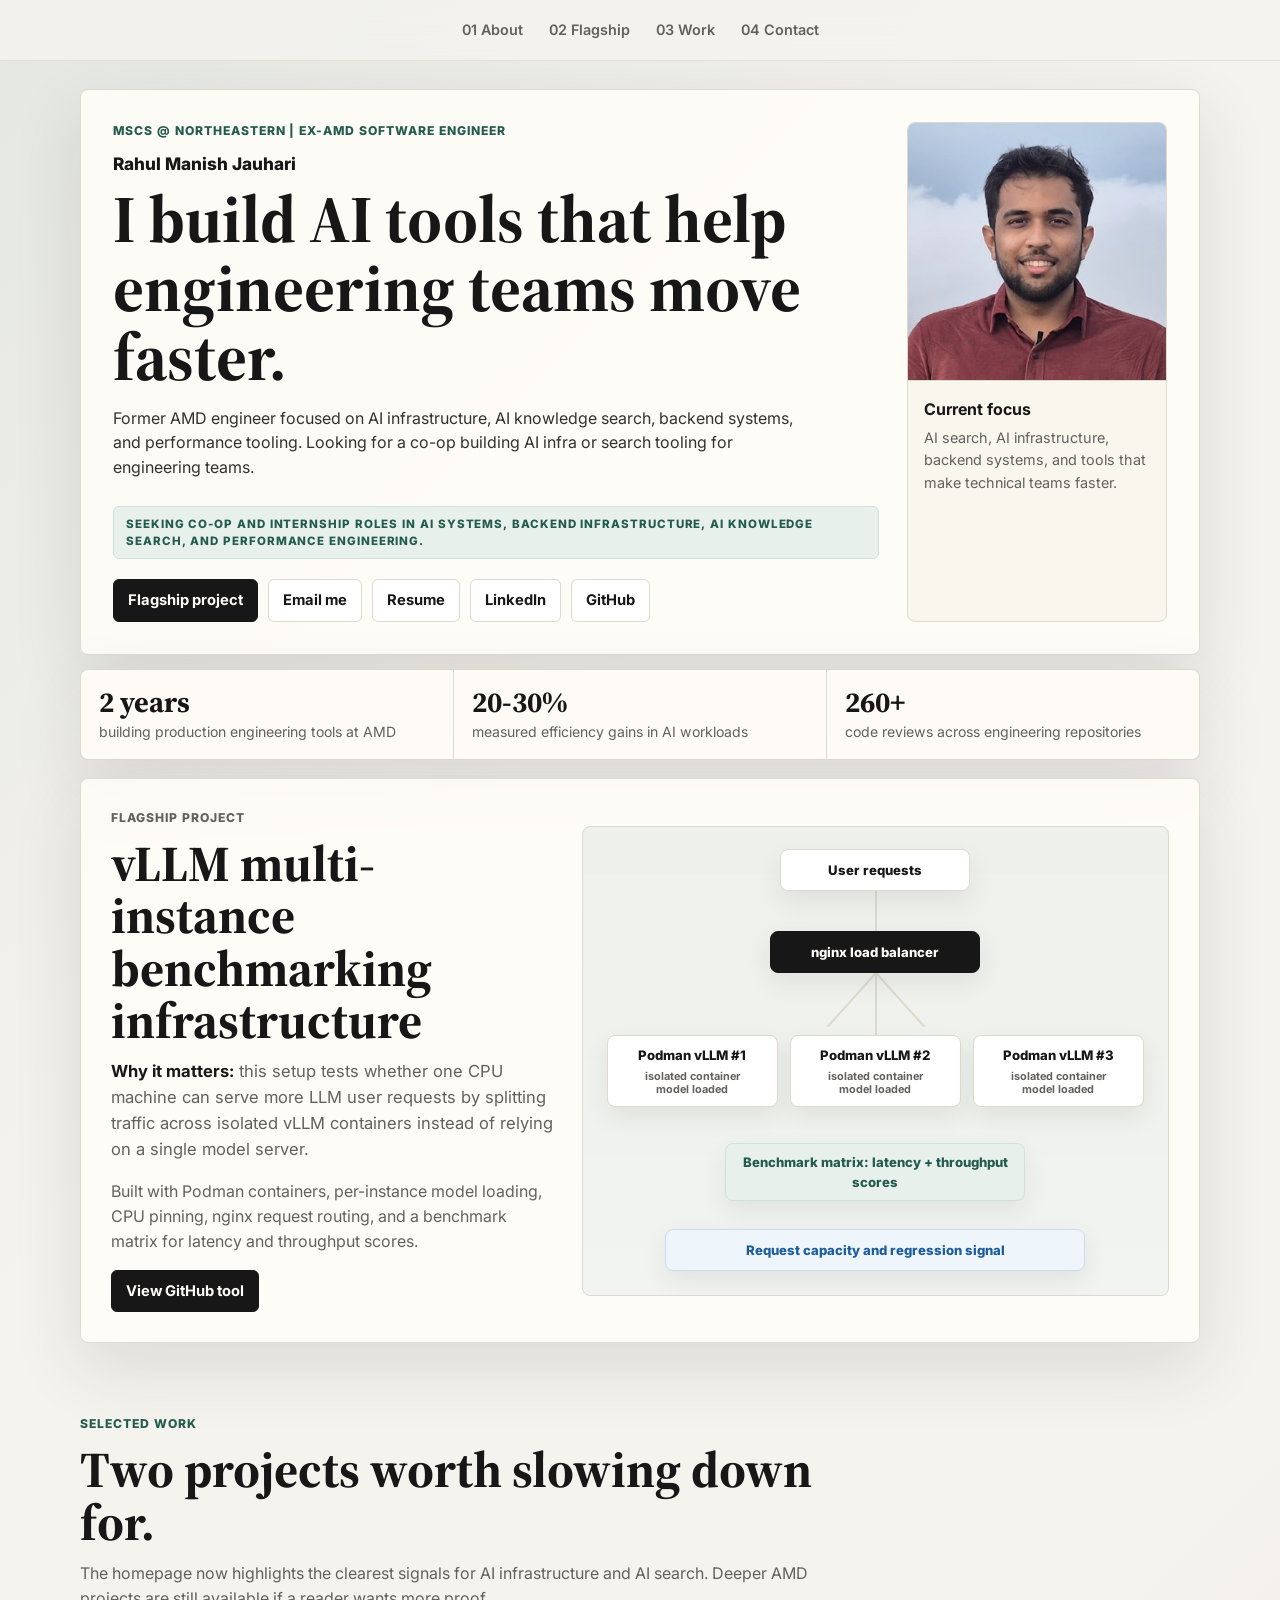
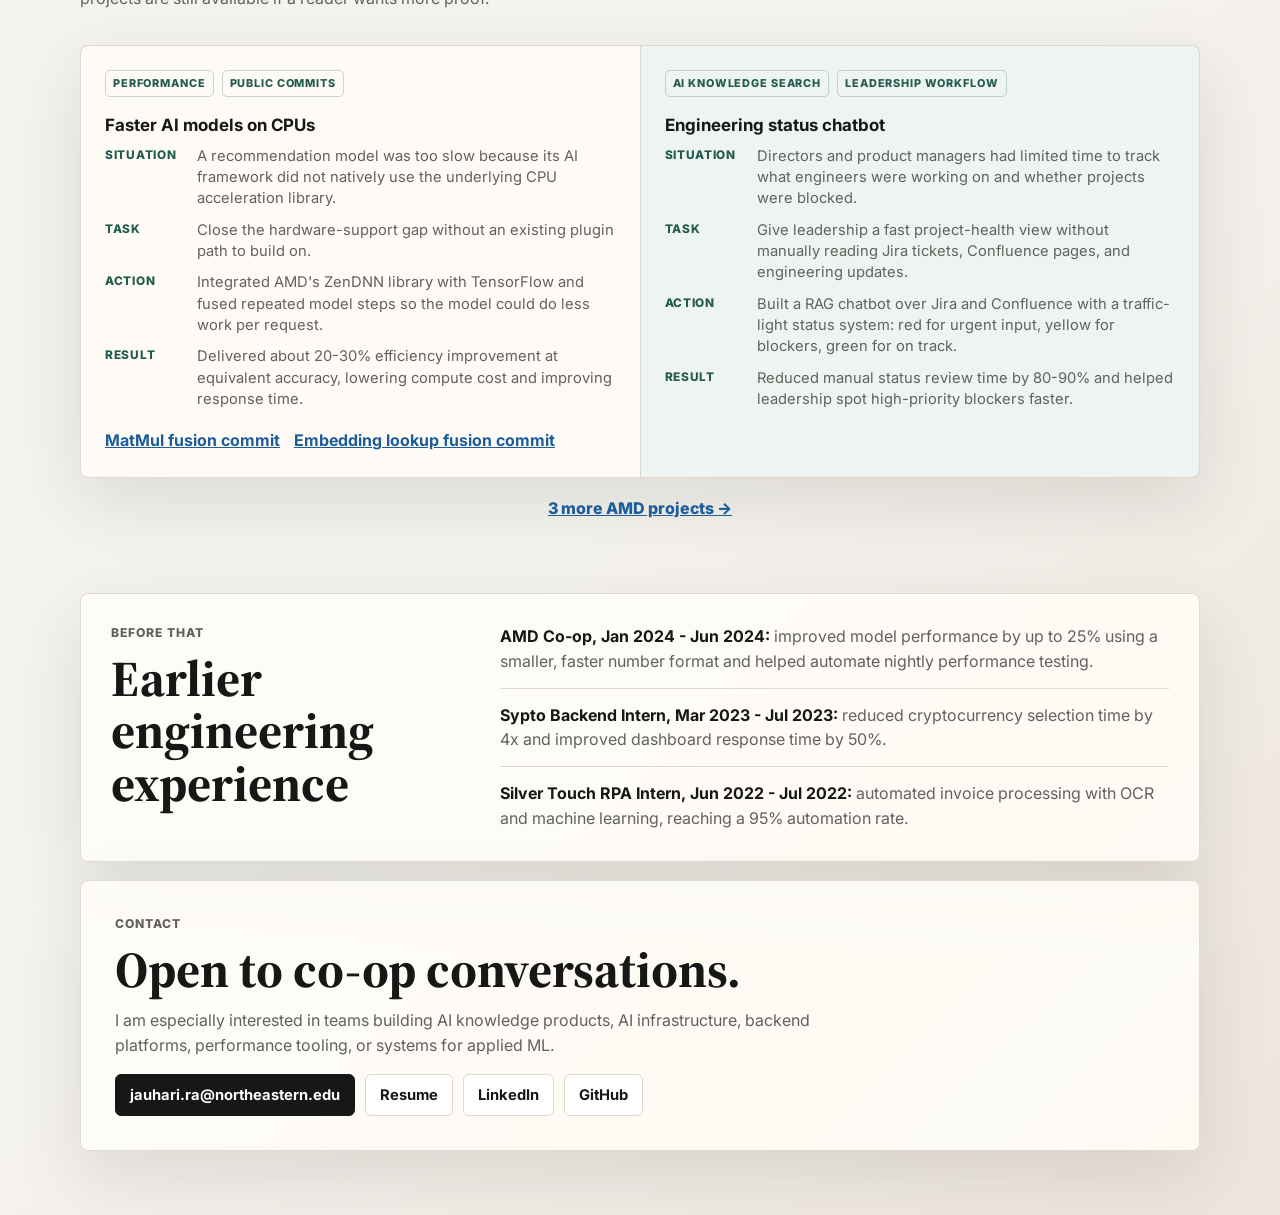
<file: index.html>
<!DOCTYPE html>
<html lang="en">
<head>
<meta charset="UTF-8">
<meta name="viewport" content="width=device-width, initial-scale=1.0">
<meta name="description" content="Rahul Manish Jauhari is an MSCS student at Northeastern and former AMD software engineer focused on practical AI systems, AI knowledge search, performance engineering, and backend infrastructure.">
<title>Rahul Manish Jauhari | Practical AI Systems</title>
<link rel="preconnect" href="https://fonts.googleapis.com">
<link rel="preconnect" href="https://fonts.gstatic.com" crossorigin>
<link href="https://fonts.googleapis.com/css2?family=Inter:wght@400;500;600;700;800&family=Source+Serif+4:wght@500;600;700&display=swap" rel="stylesheet">
<link rel="stylesheet" href="style.css">
</head>
<body>
<nav class="site-nav" aria-label="Primary">
  <a href="#about">01 About</a>
  <a href="#flagship">02 Flagship</a>
  <a href="#work">03 Work</a>
  <a href="#contact">04 Contact</a>
</nav>

<main>
  <section class="hero" id="about">
    <div class="hero-copy">
      <p class="kicker">MSCS @ Northeastern | Ex-AMD Software Engineer</p>
      <p class="identity">Rahul Manish Jauhari</p>
      <h1>I build AI tools that help engineering teams move faster.</h1>
      <p class="lede">
        Former AMD engineer focused on AI infrastructure, AI knowledge search, backend systems, and performance tooling. Looking for a co-op building AI infra or search tooling for engineering teams.
      </p>
      <div class="availability">Seeking co-op and internship roles in AI systems, backend infrastructure, AI knowledge search, and performance engineering.</div>
      <div class="actions" aria-label="Primary links">
        <a class="button primary" href="#flagship">Flagship project</a>
        <a class="button" href="mailto:jauhari.ra@northeastern.edu">Email me</a>
        <a class="button" href="mailto:jauhari.ra@northeastern.edu?subject=Resume%20request">Resume</a>
        <a class="button" href="https://www.linkedin.com/in/rahuljauhari/" target="_blank" rel="noopener">LinkedIn</a>
        <a class="button" href="https://github.com/rahuljauhari3" target="_blank" rel="noopener">GitHub</a>
      </div>
    </div>
    <aside class="portrait-card" aria-label="Rahul Jauhari profile">
      <img src="photo.png" alt="Rahul Jauhari">
      <div>
        <strong>Current focus</strong>
        <span>AI search, AI infrastructure, backend systems, and tools that make technical teams faster.</span>
      </div>
    </aside>
  </section>

  <section class="metrics" aria-label="Career highlights">
    <div>
      <strong>2 years</strong>
      <span>building production engineering tools at AMD</span>
    </div>
    <div>
      <strong>20-30%</strong>
      <span>measured efficiency gains in AI workloads</span>
    </div>
    <div>
      <strong>260+</strong>
      <span>code reviews across engineering repositories</span>
    </div>
  </section>

  <section class="flagship" id="flagship" aria-label="vLLM multi-instance benchmark infrastructure case study">
    <div class="flagship-copy">
      <p class="kicker">Flagship project</p>
      <h2>vLLM multi-instance benchmarking infrastructure</h2>
      <p class="impact-line"><strong>Why it matters:</strong> this setup tests whether one CPU machine can serve more LLM user requests by splitting traffic across isolated vLLM containers instead of relying on a single model server.</p>
      <p>Built with Podman containers, per-instance model loading, CPU pinning, nginx request routing, and a benchmark matrix for latency and throughput scores.</p>
      <div class="actions compact-actions">
        <a class="button primary" href="https://github.com/amd/ZenDNN-pytorch-plugin/commit/af30c93e08a4570d21b96de781eca38cb81a9f50" target="_blank" rel="noopener">View GitHub tool</a>
      </div>
    </div>
    <div class="benchmark-animation" aria-label="Animated diagram of the vLLM benchmark flow">
      <div class="anim-node request">User requests</div>
      <div class="anim-line line-down"></div>
      <div class="anim-node balancer">nginx load balancer</div>
      <div class="fan fan-left"></div>
      <div class="fan fan-center"></div>
      <div class="fan fan-right"></div>
      <div class="instance-row">
        <div class="anim-node instance">Podman vLLM #1<span>isolated container<br>model loaded</span></div>
        <div class="anim-node instance">Podman vLLM #2<span>isolated container<br>model loaded</span></div>
        <div class="anim-node instance">Podman vLLM #3<span>isolated container<br>model loaded</span></div>
      </div>
      <div class="anim-node cache">Benchmark matrix: latency + throughput scores</div>
      <div class="anim-node results">Request capacity and regression signal</div>
      <span class="packet packet-a"></span>
      <span class="packet packet-b"></span>
      <span class="packet packet-c"></span>
    </div>
  </section>

  <section class="section-heading" id="work">
    <p class="kicker">Selected work</p>
    <h2>Two projects worth slowing down for.</h2>
    <p>The homepage now highlights the clearest signals for AI infrastructure and AI search. Deeper AMD projects are still available if a reader wants more proof.</p>
  </section>

  <section class="work-grid" aria-label="Selected AMD work in STAR format">
    <article class="work-card">
      <div class="card-topline">
        <span>Performance</span>
        <span>Public commits</span>
      </div>
      <h3>Faster AI models on CPUs</h3>
      <dl class="star-list">
        <div><dt>Situation</dt><dd>A recommendation model was too slow because its AI framework did not natively use the underlying CPU acceleration library.</dd></div>
        <div><dt>Task</dt><dd>Close the hardware-support gap without an existing plugin path to build on.</dd></div>
        <div><dt>Action</dt><dd>Integrated AMD's ZenDNN library with TensorFlow and fused repeated model steps so the model could do less work per request.</dd></div>
        <div><dt>Result</dt><dd>Delivered about 20-30% efficiency improvement at equivalent accuracy, lowering compute cost and improving response time.</dd></div>
      </dl>
      <div class="project-links">
        <a href="https://github.com/amd/ZenDNN-tensorflow-plugin/commit/2c1650050182f00a0d45e8ec404236c8e188586e" target="_blank" rel="noopener">MatMul fusion commit</a>
        <a href="https://github.com/amd/ZenDNN-tensorflow-plugin/commit/29389e491c4b8b970abcb4ea4f7fc2820c6c2945" target="_blank" rel="noopener">Embedding lookup fusion commit</a>
      </div>
    </article>

    <article class="work-card featured">
      <div class="card-topline">
        <span>AI knowledge search</span>
        <span>Leadership workflow</span>
      </div>
      <h3>Engineering status chatbot</h3>
      <dl class="star-list">
        <div><dt>Situation</dt><dd>Directors and product managers had limited time to track what engineers were working on and whether projects were blocked.</dd></div>
        <div><dt>Task</dt><dd>Give leadership a fast project-health view without manually reading Jira tickets, Confluence pages, and engineering updates.</dd></div>
        <div><dt>Action</dt><dd>Built a RAG chatbot over Jira and Confluence with a traffic-light status system: red for urgent input, yellow for blockers, green for on track.</dd></div>
        <div><dt>Result</dt><dd>Reduced manual status review time by 80-90% and helped leadership spot high-priority blockers faster.</dd></div>
      </dl>
    </article>
  </section>

  <div class="more-link">
    <a href="more-projects.html">3 more AMD projects -></a>
  </div>

  <section class="experience-strip" aria-label="Additional experience">
    <div>
      <p class="kicker">Before that</p>
      <h2>Earlier engineering experience</h2>
    </div>
    <ul class="experience-list">
      <li><strong>AMD Co-op, Jan 2024 - Jun 2024:</strong> improved model performance by up to 25% using a smaller, faster number format and helped automate nightly performance testing.</li>
      <li><strong>Sypto Backend Intern, Mar 2023 - Jul 2023:</strong> reduced cryptocurrency selection time by 4x and improved dashboard response time by 50%.</li>
      <li><strong>Silver Touch RPA Intern, Jun 2022 - Jul 2022:</strong> automated invoice processing with OCR and machine learning, reaching a 95% automation rate.</li>
    </ul>
  </section>

  <section class="contact" id="contact">
    <p class="kicker">Contact</p>
    <h2>Open to co-op conversations.</h2>
    <p>I am especially interested in teams building AI knowledge products, AI infrastructure, backend platforms, performance tooling, or systems for applied ML.</p>
    <div class="actions">
      <a class="button primary" href="mailto:jauhari.ra@northeastern.edu">jauhari.ra@northeastern.edu</a>
      <a class="button" href="mailto:jauhari.ra@northeastern.edu?subject=Resume%20request">Resume</a>
      <a class="button" href="https://www.linkedin.com/in/rahuljauhari/" target="_blank" rel="noopener">LinkedIn</a>
      <a class="button" href="https://github.com/rahuljauhari3" target="_blank" rel="noopener">GitHub</a>
    </div>
  </section>
</main>
</body>
</html>
</file>
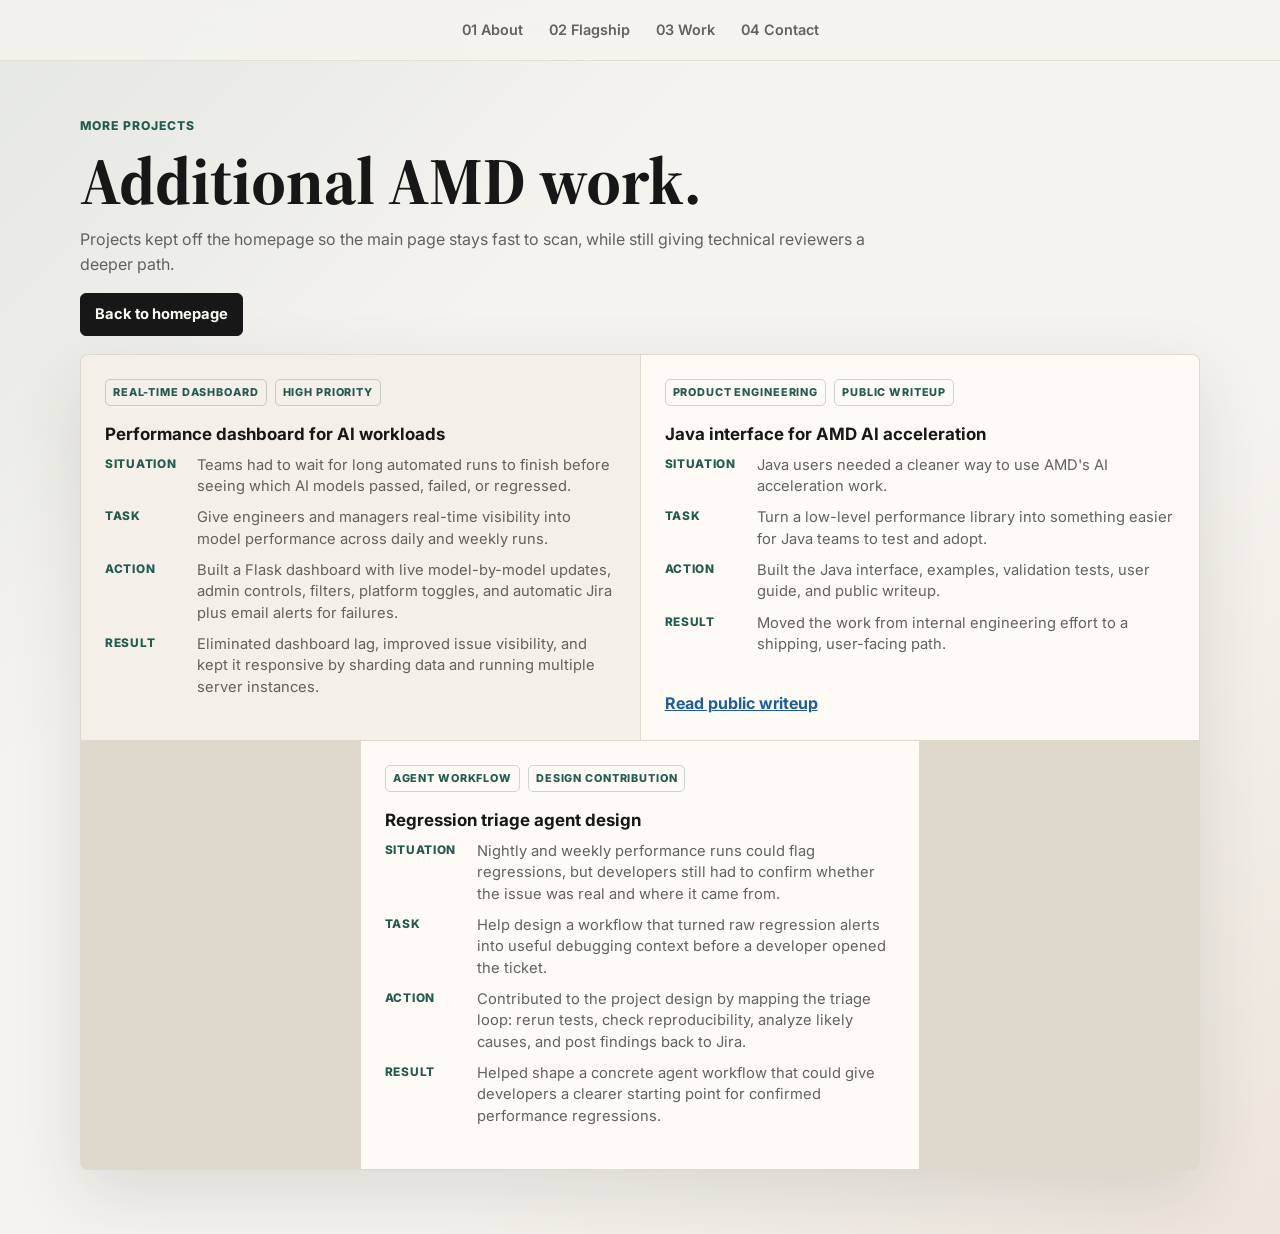
<file: more-projects.html>
<!DOCTYPE html>
<html lang="en">
<head>
<meta charset="UTF-8">
<meta name="viewport" content="width=device-width, initial-scale=1.0">
<meta name="description" content="Additional AMD projects by Rahul Manish Jauhari.">
<title>More AMD Projects | Rahul Manish Jauhari</title>
<link rel="preconnect" href="https://fonts.googleapis.com">
<link rel="preconnect" href="https://fonts.gstatic.com" crossorigin>
<link href="https://fonts.googleapis.com/css2?family=Inter:wght@400;500;600;700;800&family=Source+Serif+4:wght@500;600;700&display=swap" rel="stylesheet">
<link rel="stylesheet" href="style.css">
</head>
<body>
<nav class="site-nav" aria-label="Primary">
  <a href="index.html#about">01 About</a>
  <a href="index.html#flagship">02 Flagship</a>
  <a href="index.html#work">03 Work</a>
  <a href="index.html#contact">04 Contact</a>
</nav>

<main>
  <section class="section-heading more-heading">
    <p class="kicker">More projects</p>
    <h1>Additional AMD work.</h1>
    <p>Projects kept off the homepage so the main page stays fast to scan, while still giving technical reviewers a deeper path.</p>
    <div class="actions">
      <a class="button primary" href="index.html#work">Back to homepage</a>
    </div>
  </section>

  <section class="work-grid" aria-label="Additional AMD projects">
    <article class="work-card featured alt">
      <div class="card-topline">
        <span>Real-time dashboard</span>
        <span>High priority</span>
      </div>
      <h3>Performance dashboard for AI workloads</h3>
      <dl class="star-list">
        <div><dt>Situation</dt><dd>Teams had to wait for long automated runs to finish before seeing which AI models passed, failed, or regressed.</dd></div>
        <div><dt>Task</dt><dd>Give engineers and managers real-time visibility into model performance across daily and weekly runs.</dd></div>
        <div><dt>Action</dt><dd>Built a Flask dashboard with live model-by-model updates, admin controls, filters, platform toggles, and automatic Jira plus email alerts for failures.</dd></div>
        <div><dt>Result</dt><dd>Eliminated dashboard lag, improved issue visibility, and kept it responsive by sharding data and running multiple server instances.</dd></div>
      </dl>
    </article>

    <article class="work-card">
      <div class="card-topline">
        <span>Product engineering</span>
        <span>Public writeup</span>
      </div>
      <h3>Java interface for AMD AI acceleration</h3>
      <dl class="star-list">
        <div><dt>Situation</dt><dd>Java users needed a cleaner way to use AMD's AI acceleration work.</dd></div>
        <div><dt>Task</dt><dd>Turn a low-level performance library into something easier for Java teams to test and adopt.</dd></div>
        <div><dt>Action</dt><dd>Built the Java interface, examples, validation tests, user guide, and public writeup.</dd></div>
        <div><dt>Result</dt><dd>Moved the work from internal engineering effort to a shipping, user-facing path.</dd></div>
      </dl>
      <a href="https://github.com/tensorflow/java/commit/3f94211d016fe8ec3f34a1f20b6824e865b2b8a9" target="_blank" rel="noopener">Read public writeup</a>
    </article>

    <article class="work-card">
      <div class="card-topline">
        <span>Agent workflow</span>
        <span>Design contribution</span>
      </div>
      <h3>Regression triage agent design</h3>
      <dl class="star-list">
        <div><dt>Situation</dt><dd>Nightly and weekly performance runs could flag regressions, but developers still had to confirm whether the issue was real and where it came from.</dd></div>
        <div><dt>Task</dt><dd>Help design a workflow that turned raw regression alerts into useful debugging context before a developer opened the ticket.</dd></div>
        <div><dt>Action</dt><dd>Contributed to the project design by mapping the triage loop: rerun tests, check reproducibility, analyze likely causes, and post findings back to Jira.</dd></div>
        <div><dt>Result</dt><dd>Helped shape a concrete agent workflow that could give developers a clearer starting point for confirmed performance regressions.</dd></div>
      </dl>
    </article>
  </section>
</main>
</body>
</html>
</file>
<file: style.css>
:root {
  --bg: #f5f3ee;
  --paper: #fffdf8;
  --ink: #171717;
  --muted: #62615c;
  --line: #ded9cc;
  --soft: #ebe7dc;
  --green: #245b4f;
  --blue: #1d5d9b;
  --rust: #9a4f2e;
  --shadow: 0 24px 70px rgba(43, 38, 29, 0.12);
}

* {
  box-sizing: border-box;
}

html {
  scroll-behavior: smooth;
}

body {
  margin: 0;
  background:
    linear-gradient(135deg, rgba(36, 91, 79, 0.08), transparent 32%),
    linear-gradient(315deg, rgba(154, 79, 46, 0.09), transparent 34%),
    var(--bg);
  color: var(--ink);
  font-family: Inter, -apple-system, BlinkMacSystemFont, "Segoe UI", sans-serif;
  line-height: 1.55;
}

.site-nav {
  position: sticky;
  top: 0;
  z-index: 10;
  display: flex;
  justify-content: center;
  gap: 6px;
  padding: 12px 16px;
  background: rgba(245, 243, 238, 0.82);
  border-bottom: 1px solid rgba(222, 217, 204, 0.72);
  backdrop-filter: blur(14px);
}

.site-nav a {
  padding: 7px 10px;
  color: var(--muted);
  border-radius: 6px;
  font-size: 0.9rem;
  font-weight: 600;
  text-decoration: none;
}

.site-nav a:hover {
  color: var(--ink);
  background: rgba(255, 253, 248, 0.9);
}

main {
  width: min(1120px, calc(100% - 32px));
  margin: 0 auto;
  padding: 28px 0 64px;
}

.hero,
.metrics,
.work-grid,
.system-sketch,
.details-grid,
.flagship,
.experience-strip,
.contact {
  border: 1px solid rgba(222, 217, 204, 0.92);
  background: rgba(255, 253, 248, 0.88);
  box-shadow: var(--shadow);
}

.hero {
  display: grid;
  grid-template-columns: minmax(0, 1fr) 260px;
  gap: 28px;
  align-items: stretch;
  padding: 32px;
  border-radius: 8px;
}

.hero-copy {
  display: flex;
  flex-direction: column;
  justify-content: center;
}

.kicker,
.card-topline,
.availability {
  letter-spacing: 0.08em;
  text-transform: uppercase;
}

.kicker {
  margin: 0 0 10px;
  color: var(--green);
  font-size: 0.76rem;
  font-weight: 800;
}

.identity {
  margin: 0 0 6px;
  color: var(--ink);
  font-size: 1.08rem;
  font-weight: 800;
}

h1,
h2,
h3,
p {
  margin-top: 0;
}

h1,
h2 {
  font-family: "Source Serif 4", Georgia, serif;
  line-height: 1.04;
}

h1 {
  max-width: 720px;
  margin-bottom: 14px;
  font-size: clamp(2.15rem, 5.2vw, 4.2rem);
  letter-spacing: 0;
}

h2 {
  margin-bottom: 12px;
  font-size: clamp(1.8rem, 4vw, 3.15rem);
  letter-spacing: 0;
}

h3 {
  margin-bottom: 10px;
  font-size: 1.06rem;
  line-height: 1.25;
}

.lede {
  max-width: 680px;
  color: #33322e;
  font-size: 1rem;
}

.availability {
  width: fit-content;
  max-width: 100%;
  margin: 10px 0 20px;
  padding: 9px 12px;
  color: var(--green);
  background: #e8f0ec;
  border: 1px solid #cfe1d9;
  border-radius: 6px;
  font-size: 0.72rem;
  font-weight: 800;
  line-height: 1.45;
}

.actions {
  display: flex;
  flex-wrap: wrap;
  gap: 10px;
}

.button {
  display: inline-flex;
  min-height: 42px;
  align-items: center;
  justify-content: center;
  padding: 9px 14px;
  color: var(--ink);
  background: #ffffff;
  border: 1px solid var(--line);
  border-radius: 6px;
  font-size: 0.92rem;
  font-weight: 700;
  text-decoration: none;
}

.button.primary {
  color: #fffdf8;
  background: var(--ink);
  border-color: var(--ink);
}

.button:hover {
  transform: translateY(-1px);
}

.portrait-card {
  display: flex;
  flex-direction: column;
  min-height: 100%;
  overflow: hidden;
  border: 1px solid var(--line);
  border-radius: 8px;
  background: #f9f6ee;
}

.portrait-card img {
  width: 100%;
  aspect-ratio: 1 / 1;
  object-fit: cover;
  border-bottom: 1px solid var(--line);
}

.portrait-card div {
  padding: 16px;
}

.portrait-card strong,
.portrait-card span {
  display: block;
}

.portrait-card span {
  margin-top: 5px;
  color: var(--muted);
  font-size: 0.9rem;
}

@media (max-width: 1040px) and (min-width: 921px) {
  .hero {
    grid-template-columns: minmax(0, 1fr) 220px;
  }
}

.metrics {
  display: grid;
  grid-template-columns: repeat(3, minmax(0, 1fr));
  gap: 1px;
  overflow: hidden;
  margin-top: 14px;
  border-radius: 8px;
  background: var(--line);
}

.metrics div {
  min-width: 0;
  padding: 18px;
  background: rgba(255, 253, 248, 0.96);
}

.metrics strong {
  display: block;
  margin-bottom: 5px;
  font-family: "Source Serif 4", Georgia, serif;
  font-size: 1.8rem;
  line-height: 1;
}

.metrics span {
  display: block;
  color: var(--muted);
  font-size: 0.88rem;
  line-height: 1.35;
}

.section-heading {
  max-width: 760px;
  padding: 72px 0 18px;
}

.section-heading p:not(.kicker) {
  color: var(--muted);
  font-size: 1rem;
}

.work-grid {
  display: grid;
  grid-template-columns: repeat(2, minmax(0, 1fr));
  gap: 1px;
  overflow: hidden;
  border-radius: 8px;
  background: var(--line);
}

.work-card {
  display: flex;
  min-width: 0;
  flex-direction: column;
  padding: 24px;
  background: rgba(255, 253, 248, 0.96);
}

.work-card:last-child:nth-child(odd) {
  grid-column: 1 / -1;
  justify-self: center;
  width: calc((100% - 1px) / 2);
}

.work-card.featured {
  background: #eef4f1;
}

.work-card.alt {
  background: #f4efe8;
}

.card-topline {
  display: flex;
  flex-wrap: wrap;
  gap: 8px;
  margin-bottom: 18px;
  color: var(--green);
  font-size: 0.68rem;
  font-weight: 800;
}

.card-topline span {
  padding: 4px 7px;
  border: 1px solid rgba(36, 91, 79, 0.24);
  border-radius: 5px;
}

.work-card p,
.work-card li,
.details-grid p,
.experience-strip p,
.experience-list li,
.contact p,
.system-sketch p {
  color: var(--muted);
}

.work-card ul {
  margin: 6px 0 18px;
  padding-left: 18px;
}

.work-card li {
  margin-bottom: 8px;
  font-size: 0.92rem;
}

.star-list {
  display: grid;
  gap: 10px;
  margin: 0 0 18px;
}

.star-list div {
  display: grid;
  grid-template-columns: 82px minmax(0, 1fr);
  gap: 10px;
  align-items: start;
}

.star-list dt {
  color: var(--green);
  font-size: 0.74rem;
  font-weight: 800;
  letter-spacing: 0.06em;
  text-transform: uppercase;
}

.star-list dd {
  margin: 0;
  color: var(--muted);
  font-size: 0.92rem;
  line-height: 1.45;
}

.work-card a {
  margin-top: auto;
  color: var(--blue);
  font-weight: 700;
}

.compact-work .work-card p {
  margin-bottom: 18px;
  font-size: 0.98rem;
}

.project-links {
  display: flex;
  flex-wrap: wrap;
  gap: 14px;
  margin-top: auto;
}

.project-links a {
  margin-top: 0;
}

.more-link {
  display: flex;
  justify-content: center;
  margin: 18px 0 0;
}

.more-link a {
  color: var(--blue);
  font-weight: 800;
}

.impact-line {
  color: #33322e;
  font-size: 1.04rem;
}

.impact-line strong {
  color: var(--ink);
}

.more-heading {
  max-width: 820px;
  padding-top: 28px;
}

.more-heading h1 {
  margin-bottom: 12px;
}

.flagship {
  display: grid;
  grid-template-columns: 0.86fr 1.14fr;
  gap: 28px;
  align-items: center;
  margin-top: 18px;
  padding: 30px;
  border-radius: 8px;
}

.flagship-copy p {
  color: var(--muted);
}

.case-points {
  display: grid;
  gap: 12px;
  margin: 20px 0;
}

.case-points div {
  padding: 13px 14px;
  background: rgba(255, 255, 255, 0.64);
  border: 1px solid var(--line);
  border-radius: 8px;
}

.case-points dt {
  margin-bottom: 3px;
  color: var(--green);
  font-size: 0.72rem;
  font-weight: 800;
  letter-spacing: 0.06em;
  text-transform: uppercase;
}

.case-points dd {
  margin: 0;
  color: var(--muted);
  font-size: 0.93rem;
}

.compact-actions {
  margin-top: 8px;
}

.benchmark-animation {
  position: relative;
  min-height: 470px;
  overflow: hidden;
  padding: 24px;
  background:
    linear-gradient(180deg, rgba(36, 91, 79, 0.08), rgba(29, 93, 155, 0.06)),
    #fffdf8;
  border: 1px solid var(--line);
  border-radius: 8px;
}

.anim-node {
  position: absolute;
  z-index: 2;
  display: flex;
  align-items: center;
  justify-content: center;
  min-height: 42px;
  padding: 8px 12px;
  color: var(--ink);
  background: #ffffff;
  border: 1px solid var(--line);
  border-radius: 8px;
  box-shadow: 0 10px 25px rgba(43, 38, 29, 0.08);
  font-size: 0.82rem;
  font-weight: 800;
  text-align: center;
}

.request {
  top: 22px;
  left: 50%;
  width: 190px;
  transform: translateX(-50%);
}

.balancer {
  top: 104px;
  left: 50%;
  width: 210px;
  color: #fffdf8;
  background: var(--ink);
  border-color: var(--ink);
  transform: translateX(-50%);
}

.instance-row {
  position: absolute;
  top: 208px;
  left: 24px;
  right: 24px;
  display: grid;
  grid-template-columns: repeat(3, minmax(0, 1fr));
  gap: 12px;
}

.instance-row .anim-node {
  position: static;
  min-height: 72px;
  flex-direction: column;
  gap: 4px;
}

.instance-row .anim-node span {
  color: var(--muted);
  font-size: 0.68rem;
  font-weight: 700;
  line-height: 1.2;
}

.cache {
  left: 50%;
  top: 316px;
  width: 300px;
  color: var(--green);
  background: #e8f0ec;
  border-color: #cfe1d9;
  transform: translateX(-50%);
}

.results {
  left: 50%;
  bottom: 24px;
  width: min(420px, calc(100% - 48px));
  color: var(--blue);
  background: #eef5fb;
  border-color: #c8dceb;
  transform: translateX(-50%);
}

.anim-line,
.fan {
  position: absolute;
  z-index: 1;
  background: var(--line);
  transform-origin: top center;
}

.line-down {
  top: 64px;
  left: 50%;
  width: 2px;
  height: 40px;
}

.fan {
  top: 146px;
  left: 50%;
  width: 2px;
  height: 72px;
}

.fan-left {
  transform: rotate(42deg);
}

.fan-center {
  transform: rotate(0deg);
}

.fan-right {
  transform: rotate(-42deg);
}

.packet {
  position: absolute;
  z-index: 3;
  width: 10px;
  height: 10px;
  opacity: 0;
  background: var(--rust);
  border-radius: 50%;
  box-shadow: 0 0 0 6px rgba(154, 79, 46, 0.12);
  animation-duration: 4s;
  animation-timing-function: linear;
  animation-fill-mode: both;
}

.packet-a { animation-name: packet-left; animation-delay: 0s; }
.packet-b { animation-name: packet-center; animation-delay: 0.5s; }
.packet-c { animation-name: packet-right; animation-delay: 1s; }

@keyframes packet-left {
  0% { top: 60px; left: 50%; opacity: 0; }
  12% { opacity: 1; }
  45% { top: 164px; left: 50%; }
  85% { top: 235px; left: 18%; opacity: 1; }
  100% { top: 235px; left: 18%; opacity: 0; }
}

@keyframes packet-center {
  0% { top: 60px; left: 50%; opacity: 0; }
  12% { opacity: 1; }
  45% { top: 164px; left: 50%; }
  85% { top: 235px; left: 50%; opacity: 1; }
  100% { top: 235px; left: 50%; opacity: 0; }
}

@keyframes packet-right {
  0% { top: 60px; left: 50%; opacity: 0; }
  12% { opacity: 1; }
  45% { top: 164px; left: 50%; }
  85% { top: 235px; left: 82%; opacity: 1; }
  100% { top: 235px; left: 82%; opacity: 0; }
}

@media (prefers-reduced-motion: reduce) {
  .packet {
    animation: none;
  }
}

.system-sketch {
  display: grid;
  grid-template-columns: 0.9fr 1.1fr;
  gap: 26px;
  align-items: center;
  margin-top: 18px;
  padding: 30px;
  border-radius: 8px;
}

.flow {
  display: grid;
  grid-template-columns: repeat(5, minmax(0, 1fr));
  gap: 8px;
}

.flow span {
  display: flex;
  min-height: 76px;
  align-items: center;
  justify-content: center;
  padding: 10px;
  color: var(--ink);
  background: #fff;
  border: 1px solid var(--line);
  border-radius: 8px;
  font-size: 0.82rem;
  font-weight: 700;
  line-height: 1.25;
  text-align: center;
}

.details-grid {
  display: grid;
  grid-template-columns: repeat(2, minmax(0, 1fr));
  gap: 1px;
  overflow: hidden;
  border-radius: 8px;
  background: var(--line);
}

details {
  background: rgba(255, 253, 248, 0.96);
}

summary {
  padding: 20px 22px;
  cursor: pointer;
  font-weight: 800;
}

details p {
  margin: 0;
  padding: 0 22px 22px;
  font-size: 0.95rem;
}

.experience-strip {
  display: grid;
  grid-template-columns: 0.7fr 1.3fr;
  gap: 28px;
  margin-top: 72px;
  padding: 30px;
  border-radius: 8px;
}

.timeline,
.experience-list {
  display: grid;
  gap: 14px;
}

.timeline article {
  padding-bottom: 14px;
  border-bottom: 1px solid var(--line);
}

.timeline article:last-child {
  padding-bottom: 0;
  border-bottom: 0;
}

.experience-list {
  margin: 0;
  padding: 0;
  list-style: none;
}

.experience-list li {
  padding-bottom: 14px;
  border-bottom: 1px solid var(--line);
}

.experience-list li:last-child {
  padding-bottom: 0;
  border-bottom: 0;
}

.experience-list strong {
  color: var(--ink);
}

.contact {
  margin-top: 18px;
  padding: 34px;
  border-radius: 8px;
}

.contact p {
  max-width: 720px;
}

@media (max-width: 920px) {
  .hero,
  .system-sketch,
  .flagship,
  .experience-strip {
    grid-template-columns: 1fr;
  }

  .portrait-card {
    display: grid;
    grid-template-columns: 112px minmax(0, 1fr);
    max-width: none;
  }

  .portrait-card img {
    height: 100%;
    border-right: 1px solid var(--line);
    border-bottom: 0;
  }

  .metrics,
  .work-grid,
  .details-grid {
    grid-template-columns: repeat(2, minmax(0, 1fr));
  }

  .flow {
    grid-template-columns: 1fr;
  }

  .flow span {
    min-height: 52px;
  }
}

@media (max-width: 620px) {
  main {
    width: min(100% - 24px, 1120px);
    padding-top: 18px;
  }

  .site-nav {
    justify-content: flex-start;
    overflow-x: auto;
  }

  .hero,
  .system-sketch,
  .flagship,
  .experience-strip,
  .contact {
    padding: 18px;
  }

  .benchmark-animation {
    min-height: 470px;
    padding: 18px;
  }

  .instance-row {
    left: 18px;
    right: 18px;
    gap: 7px;
  }

  .anim-node {
    font-size: 0.72rem;
    padding: 7px 8px;
  }

  .instance-row .anim-node {
    min-height: 78px;
  }

  .instance-row .anim-node span {
    font-size: 0.61rem;
  }

  .request,
  .balancer {
    width: min(210px, calc(100% - 36px));
  }

  .cache {
    width: min(300px, calc(100% - 36px));
  }

  .metrics,
  .work-grid,
  .details-grid {
    grid-template-columns: 1fr;
  }

  .work-card {
    padding: 22px;
  }

  .work-card:last-child:nth-child(odd) {
    grid-column: auto;
    justify-self: stretch;
    width: auto;
  }

  .star-list div {
    grid-template-columns: 1fr;
    gap: 2px;
  }

  .section-heading {
    padding-top: 54px;
  }

  h1 {
    font-size: clamp(1.9rem, 10vw, 2.65rem);
    line-height: 1.08;
  }

  .identity {
    font-size: 1rem;
  }

  .lede {
    font-size: 0.95rem;
  }

  .availability {
    width: 100%;
    font-size: 0.68rem;
  }

  .actions .button {
    flex: 1 1 calc(50% - 10px);
  }

  .actions .button.primary {
    flex-basis: 100%;
  }

  .portrait-card {
    grid-template-columns: 82px minmax(0, 1fr);
  }

  .portrait-card div {
    padding: 12px;
  }

  .portrait-card span {
    font-size: 0.84rem;
  }
}
</file>
